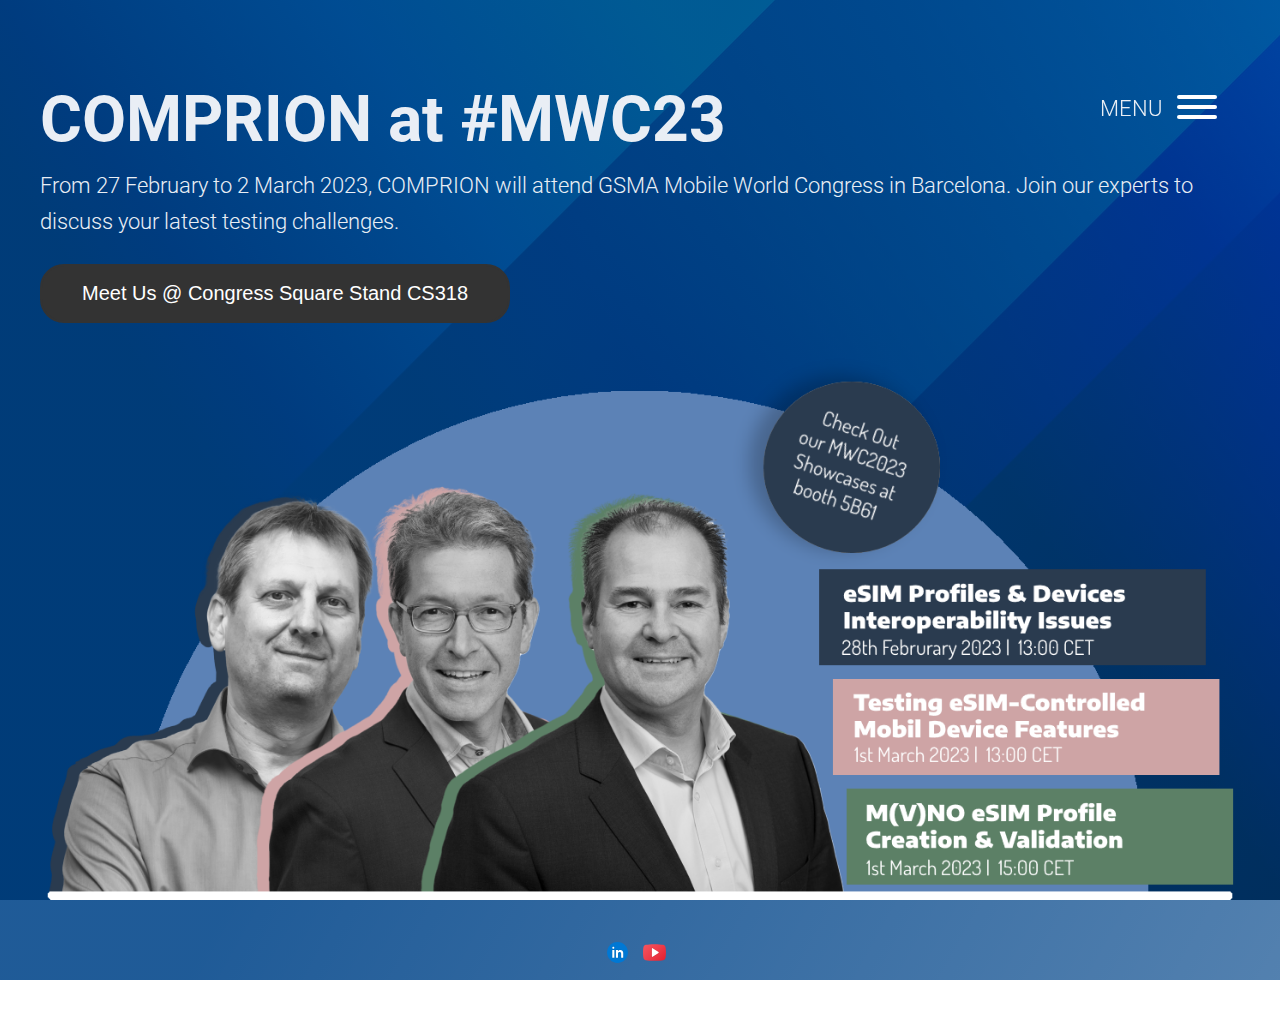
<file: index.html>
<!DOCTYPE html>
<html lang="de">

<head>
  <meta charset="UTF-8">
  <meta http-equiv="X-UA-Compatible" content="IE=edge">
  <meta name="viewport" content="width=device-width, initial-scale=1.0">
  <title>COMPRION GmbH | myCOMPRION-Login</title>
  <link rel="stylesheet" type="text/css" href="./css/style.css">
</head>

<body style="background-image: url('./media/img/bg-img-3.jpg');">
  <div class="body-overlay">

    <header id="header">
      <div class="menu-toggler-container">
        <p>MENU</p>
        <button id="nav-toggler" class="hamburger hamburger--collapse" type="button">
          <span class="hamburger-box">
            <span class="hamburger-inner"></span>
          </span>
        </button>
      </div>

      <div class="logo-container">
        <img src="./media/logos/COMPRION_RGB_1000px.png" alt="COMPRION Logo" />
      </div>
      <nav id="header-nav-main">
        <ul class="nav-items">
          <li><a href="https://www.comprion.com/" target="_blank">Website</a></li>
          <li><a href="https://www.comprion.com/support/support/" target="_blank">Support</a></li>
          <li><a href="https://www.comprion.com/contact/overview/" target="_blank">Contact</a></li>
          <li><a href="https://www.comprion.com/career/" target="_blank">Career</a></li>
        </ul>
      </nav>

      <div class="nav-divider"></div>

      <nav id="header-nav-meta">
        <ul class="nav-items">
          <li><a href="https://www.comprion.com/impressum/" target="_blank">Imprint</a></li>
          <li><a href="https://www.comprion.com/privacy-policy/" target="_blank">Privacy Policy</a></li>
        </ul>
      </nav>

      <div class="nav-divider"></div>

      <nav id="header-nav-social-media">
        <ul class="nav-logo-items">
          <!--
          <li> <a href="https://www.facebook.com/COMPRION/" target="_blank">
              <img class="social-media-icon" src="./media/icons/facebook.svg" alt="COMPRION Facebook" /> </a> </li>
              -->
          <li> <a href="https://de.linkedin.com/company/comprion" target="_blank">
              <img class="social-media-icon" src="./media/icons/linkedin.svg" alt="COMPRION LinkedIn" /> </a> </li>
          <li> <a href="https://www.youtube.com/@COMPRION2009" target="_blank">
              <img class="social-media-icon" src="./media/icons/youtube.svg" alt="COMPRION YouTube" /> </a> </li>
        </ul>
      </nav>
    </header>

    <section id="introduction">
      <div class="wrapper">
        <div class="container">
          <h1>COMPRION at #MWC23</h1>
          <p>From 27 February to 2 March 2023, COMPRION will attend GSMA Mobile World Congress in Barcelona. Join our
            experts to discuss your latest testing challenges.</p>
          <a href="https://www.mwcbarcelona.com/exhibitors/comprion" target="_blank"><button
              class="btn btn-gray-dark">Meet Us @ Congress Square Stand CS318</button></a>
        </div>
      </div>
    </section>

    <section id="main-image">
      <div class="wrapper">
        <div class="container">
          <img class="main-image" src="./media/img/main-img-2.png" alt="COMPRION #MWC23">
        </div>
      </div>
    </section>

    <footer>
      <div class="wrapper">
        <div class="container">
          <nav id="footer-nav-social-media">
            <ul class="nav-logo-items">
              <!--
              <li><a href="https://www.facebook.com/COMPRION/" target="_blank"><img class="social-media-icon"
                    src="./media/icons/facebook.svg" alt="COMPRION Facebook" /></a></li>
                    -->
              <li><a href="https://de.linkedin.com/company/comprion" target="_blank"><img class="social-media-icon"
                    src="./media/icons/linkedin.svg" alt="COMPRION LinkedIn" /></a></li>
              <li><a href="https://www.youtube.com/@COMPRION2009" target="_blank"><img class="social-media-icon"
                    src="./media/icons/youtube.svg" alt="COMPRION YouTube" /></a></li>
            </ul>
          </nav>
        </div>
      </div>

      <div class="wrapper">
        <div class="container">
          <nav id="footer-nav-meta">
            <ul class="nav-items">
              <li><a href="https://www.comprion.com/impressum/" target="_blank">Imprint</a> </li>
              <li><a href="https://www.comprion.com/privacy-policy/" target="_blank">Privacy Policy</a></li>
              <li><a href="https://www.comprion.com/contact/overview/" target="_blank">Contact</a></li>
            </ul>
          </nav>
        </div>
      </div>
    </footer>


  </div>

</body>

</html>


<script>
  document.addEventListener("DOMContentLoaded", function () {
    let toggler = document.getElementById("nav-toggler");
    let header = document.getElementById("header");
    let menuToggler = document.querySelector(".menu-toggler-container");

    toggler.addEventListener("click", navToggler);

    function navToggler() {
      toggler.classList.toggle("is-active");
      header.classList.toggle("nav-open");
      menuToggler.classList.toggle("menu-toggler-container-active")
    }
  });
</script>
</file>
<file: css/style.css>
/*base*/
@import "font.css";
@import "colors.css";
@import "base.css";

/*layout*/
@import "header.css";
@import "footer.css";

/*modules*/
@import "buttons.css";
@import "hamburger.css";
</file>
